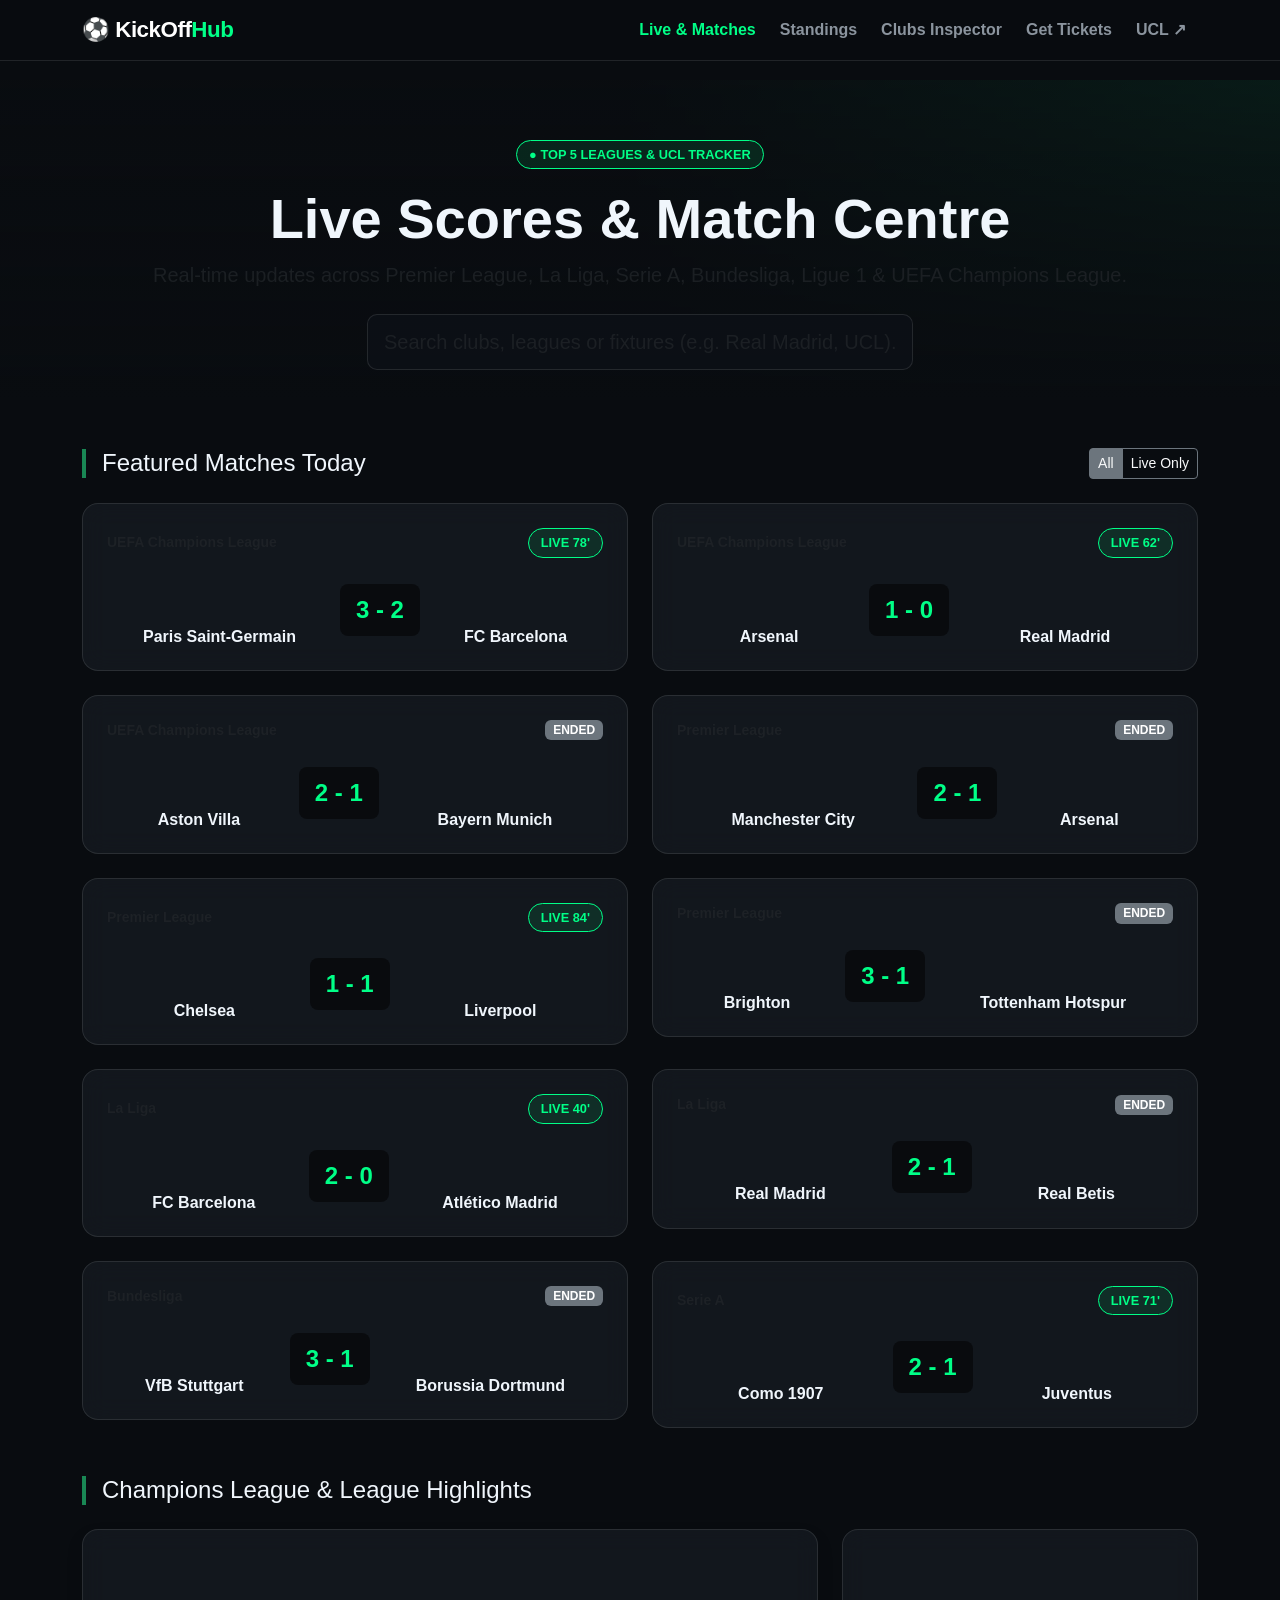
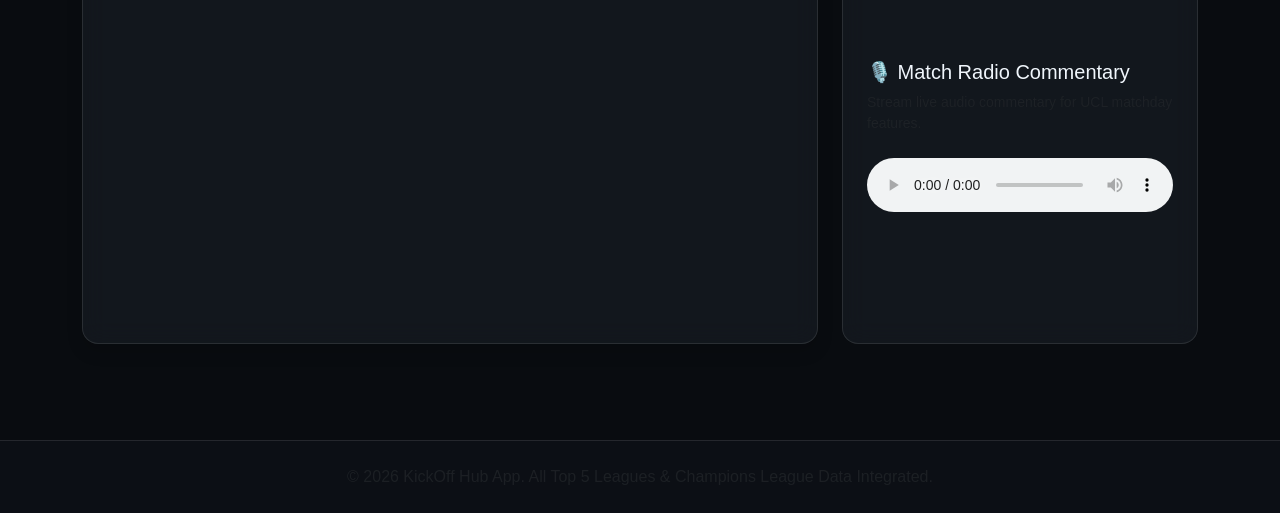
<file: index.html>
<!DOCTYPE html>
<html lang="en">
<head>
  <meta charset="UTF-8">
  <meta name="viewport" content="width=device-width, initial-scale=1.0">
  <title>KickOff Hub - European Football Dashboard</title>
  <link href="https://cdn.jsdelivr.net/npm/bootstrap@5.3.0/dist/css/bootstrap.min.css" rel="stylesheet">
  <link rel="stylesheet" href="style.css">
</head>
<body>

  <header>
    <nav class="navbar navbar-expand-lg navbar-dark fixed-top custom-navbar">
      <div class="container">
        <a class="navbar-brand" href="index.html">⚽ KickOff<span>Hub</span></a>
        <button class="navbar-toggler" type="button" data-bs-toggle="collapse" data-bs-target="#navbarNav">
          <span class="navbar-toggler-icon"></span>
        </button>
        <div class="collapse navbar-collapse" id="navbarNav">
          <ul class="navbar-nav ms-auto">
            <li class="nav-item"><a class="nav-link active" href="index.html">Live & Matches</a></li>
            <li class="nav-item"><a class="nav-link" href="standings.html">Standings</a></li>
            <li class="nav-item"><a class="nav-link" href="teams.html">Clubs Inspector</a></li>
            <li class="nav-item"><a class="nav-link" href="tickets.html">Get Tickets</a></li>
            <li class="nav-item"><a class="nav-link" href="https://www.uefa.com/uefachampionsleague/" target="_blank">UCL ↗</a></li>
          </ul>
        </div>
      </div>
    </nav>
  </header>

  <section class="hero-banner text-center">
    <div class="container">
      <span class="pulse-badge mb-3">● TOP 5 LEAGUES & UCL TRACKER</span>
      <h1 class="display-4 fw-bold">Live Scores & Match Centre</h1>
      <p class="text-muted lead">Real-time updates across Premier League, La Liga, Serie A, Bundesliga, Ligue 1 & UEFA Champions League.</p>
      
      <div class="row justify-content-center mt-4">
        <div class="col-md-6">
          <input type="text" id="searchInput" class="form-control form-control-lg" placeholder="Search clubs, leagues or fixtures (e.g. Real Madrid, UCL)...">
        </div>
      </div>
    </div>
  </section>

  <main class="container my-5">
    <div class="d-flex justify-content-between align-items-center mb-4">
      <h2 class="h4 border-start border-4 border-success ps-3 mb-0">Featured Matches Today</h2>
      <div class="btn-group" role="group">
        <button type="button" class="btn btn-sm btn-outline-secondary text-light active" onclick="filterMatches('ALL')">All</button>
        <button type="button" class="btn btn-sm btn-outline-secondary text-light" onclick="filterMatches('LIVE')">Live Only</button>
      </div>
    </div>

    <!-- Live Matches Grid -->
    <div class="row g-4" id="matches-container">
      <!-- Generated via JS -->
    </div>

    <!-- Match Highlights & Media -->
    <section class="my-5">
      <h2 class="h4 border-start border-4 border-success ps-3 mb-4">Champions League & League Highlights</h2>
      <div class="row g-4">
        <div class="col-lg-8">
          <div class="glass-card p-0 overflow-hidden shadow">
            <div class="ratio ratio-16x9">
              <iframe src="https://www.youtube.com/watch?v=DLOUfAVwuXA" title="Match Highlights" allowfullscreen></iframe>
            </div>
          </div>
        </div>
        <div class="col-lg-4">
          <div class="glass-card h-100 d-flex flex-column justify-content-center">
            <h5>🎙️ Match Radio Commentary</h5>
            <p class="small text-muted mb-4">Stream live audio commentary for UCL matchday features.</p>
            <audio controls class="w-100">
              <source src="https://www.w3schools.com/html/horse.mp3" type="audio/mpeg">
              Your browser does not support audio elements.
            </audio>
          </div>
        </div>
      </div>
    </section>
  </main>

  <footer class="py-4 text-center text-muted">
    <div class="container">
      <p class="mb-0">&copy; 2026 KickOff Hub App. All Top 5 Leagues & Champions League Data Integrated.</p>
    </div>
  </footer>

  <script src="https://code.jquery.com/jquery-3.6.0.min.js"></script>
  <script src="https://cdn.jsdelivr.net/npm/bootstrap@5.3.0/dist/js/bootstrap.bundle.min.js"></script>
  <script src="script.js"></script>
</body>
</html>
</file>
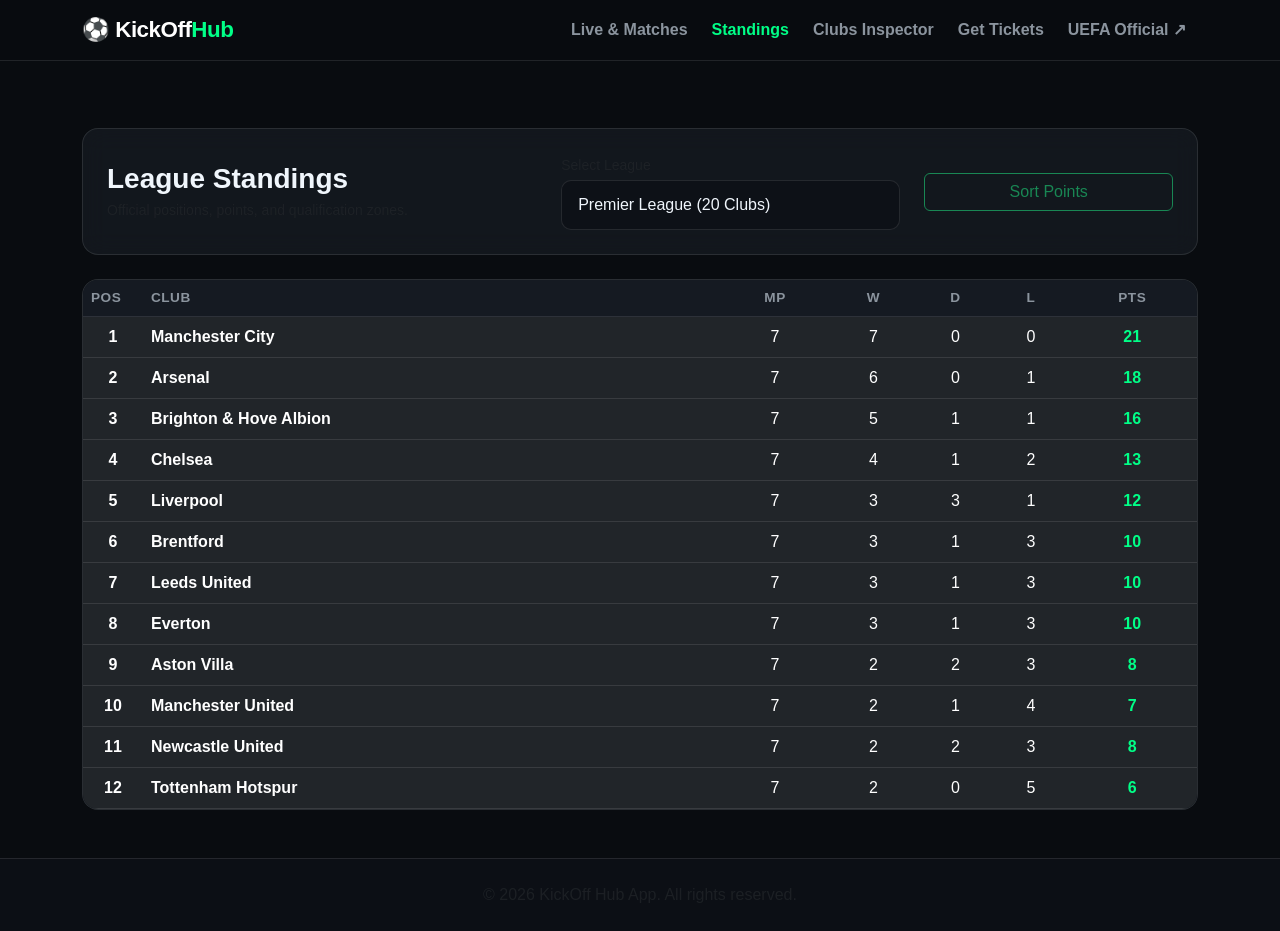
<file: standings.html>
<!DOCTYPE html>
<html lang="en">
<head>
  <meta charset="UTF-8">
  <meta name="viewport" content="width=device-width, initial-scale=1.0">
  <title>League Tables - KickOff Hub</title>
  <link href="https://cdn.jsdelivr.net/npm/bootstrap@5.3.0/dist/css/bootstrap.min.css" rel="stylesheet">
  <link rel="stylesheet" href="style.css">
</head>
<body>

  <header>
    <nav class="navbar navbar-expand-lg navbar-dark fixed-top custom-navbar">
      <div class="container">
        <a class="navbar-brand" href="index.html">⚽ KickOff<span>Hub</span></a>
        <button class="navbar-toggler" type="button" data-bs-toggle="collapse" data-bs-target="#navbarNav">
          <span class="navbar-toggler-icon"></span>
        </button>
        <div class="collapse navbar-collapse" id="navbarNav">
          <ul class="navbar-nav ms-auto">
            <li class="nav-item"><a class="nav-link" href="index.html">Live & Matches</a></li>
            <li class="nav-item"><a class="nav-link active" href="standings.html">Standings</a></li>
            <li class="nav-item"><a class="nav-link" href="teams.html">Clubs Inspector</a></li>
            <li class="nav-item"><a class="nav-link" href="tickets.html">Get Tickets</a></li>
            <li class="nav-item"><a class="nav-link" href="https://www.uefa.com" target="_blank">UEFA Official ↗</a></li>
          </ul>
        </div>
      </div>
    </nav>
  </header>

  <main class="container my-5">
    <div class="glass-card mb-4">
      <div class="row align-items-center">
        <div class="col-md-5 mb-3 mb-md-0">
          <h1 class="h3 fw-bold mb-1">League Standings</h1>
          <p class="text-muted small mb-0">Official positions, points, and qualification zones.</p>
        </div>
        <div class="col-md-4 mb-3 mb-md-0">
          <label class="form-label text-muted small mb-1">Select League</label>
          <select id="leagueSelect" class="form-select">
            <option value="Premier League">Premier League (20 Clubs)</option>
            <option value="La Liga">La Liga (20 Clubs)</option>
            <option value="Serie A">Serie A (20 Clubs)</option>
            <option value="Bundesliga">Bundesliga (18 Clubs)</option>
            <option value="Ligue 1">Ligue 1 (18 Clubs)</option>
            <option value="UEFA Champions League">UEFA Champions League (36 Clubs)</option>
          </select>
        </div>
        <div class="col-md-3 text-md-end pt-3 pt-md-0">
          <button id="sortPointsBtn" class="btn btn-outline-success w-100">Sort Points</button>
        </div>
      </div>
    </div>

    <!-- League Standings Table -->
    <div class="table-responsive glass-card p-0 overflow-hidden">
      <table class="table table-dark table-hover custom-table align-middle mb-0">
        <thead>
          <tr>
            <th scope="col" style="width: 60px;">Pos</th>
            <th scope="col">Club</th>
            <th scope="col" class="text-center">MP</th>
            <th scope="col" class="text-center">W</th>
            <th scope="col" class="text-center">D</th>
            <th scope="col" class="text-center">L</th>
            <th scope="col" class="text-center">PTS</th>
          </tr>
        </thead>
        <tbody id="standings-body">
          <!-- Javascript renders rows dynamically -->
        </tbody>
      </table>
    </div>
  </main>

  <footer class="py-4 text-center text-muted">
    <div class="container">
      <p class="mb-0">&copy; 2026 KickOff Hub App. All rights reserved.</p>
    </div>
  </footer>

  <script src="https://code.jquery.com/jquery-3.6.0.min.js"></script>
  <script src="https://cdn.jsdelivr.net/npm/bootstrap@5.3.0/dist/js/bootstrap.bundle.min.js"></script>
  <script src="script.js"></script>
</body>
</html>
</file>
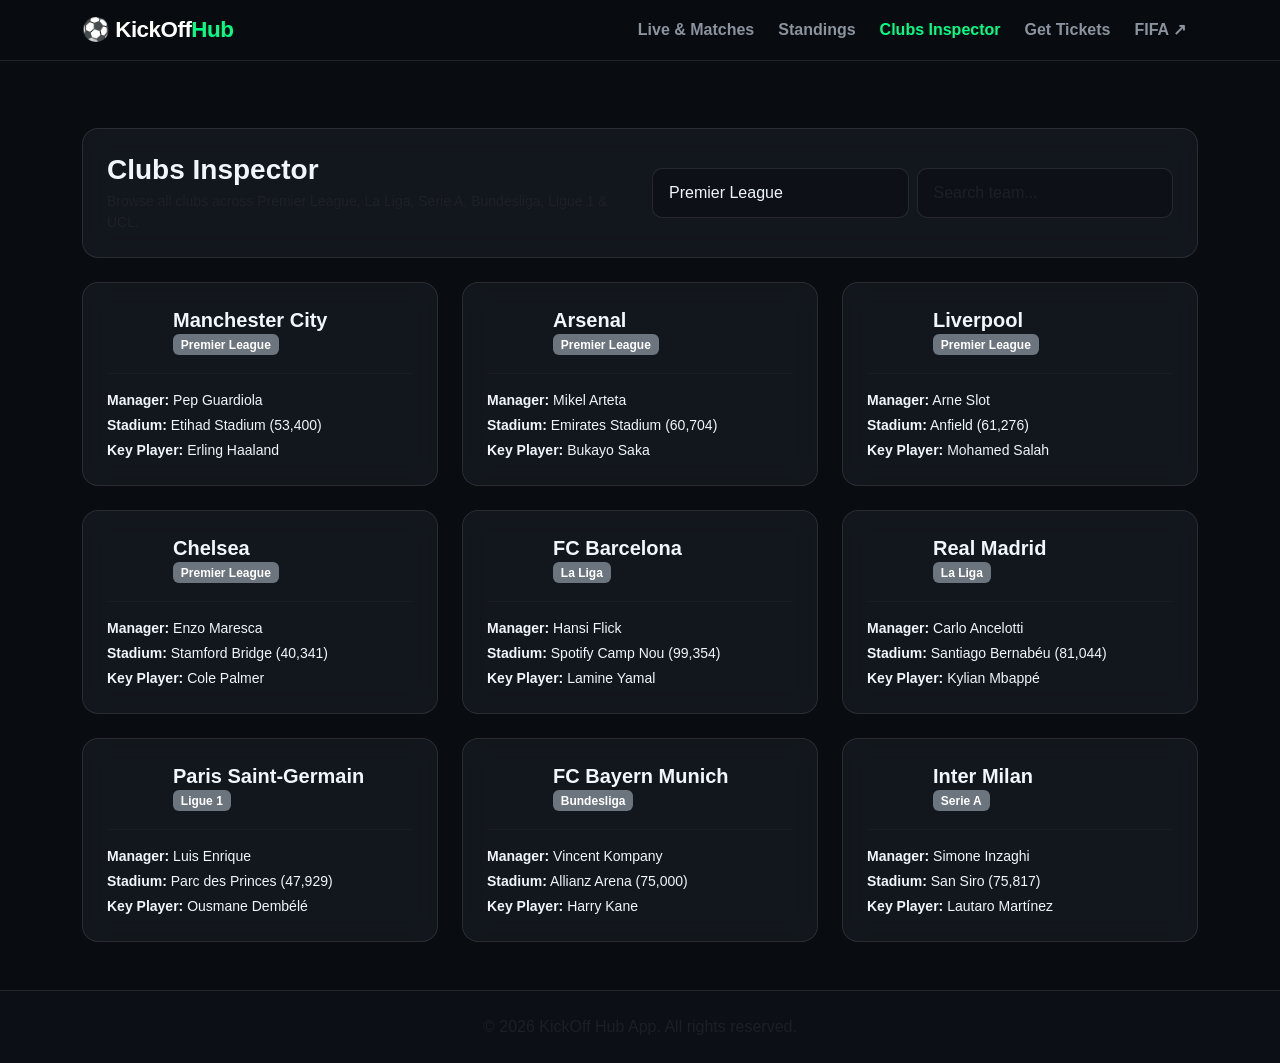
<file: teams.html>
<!DOCTYPE html>
<html lang="en">
<head>
  <meta charset="UTF-8">
  <meta name="viewport" content="width=device-width, initial-scale=1.0">
  <title>Club Directory - KickOff Hub</title>
  <link href="https://cdn.jsdelivr.net/npm/bootstrap@5.3.0/dist/css/bootstrap.min.css" rel="stylesheet">
  <link rel="stylesheet" href="style.css">
</head>
<body>

  <header>
    <nav class="navbar navbar-expand-lg navbar-dark fixed-top custom-navbar">
      <div class="container">
        <a class="navbar-brand" href="index.html">⚽ KickOff<span>Hub</span></a>
        <button class="navbar-toggler" type="button" data-bs-toggle="collapse" data-bs-target="#navbarNav">
          <span class="navbar-toggler-icon"></span>
        </button>
        <div class="collapse navbar-collapse" id="navbarNav">
          <ul class="navbar-nav ms-auto">
            <li class="nav-item"><a class="nav-link" href="index.html">Live & Matches</a></li>
            <li class="nav-item"><a class="nav-link" href="standings.html">Standings</a></li>
            <li class="nav-item"><a class="nav-link active" href="teams.html">Clubs Inspector</a></li>
            <li class="nav-item"><a class="nav-link" href="tickets.html">Get Tickets</a></li>
            <li class="nav-item"><a class="nav-link" href="https://www.fifa.com" target="_blank">FIFA ↗</a></li>
          </ul>
        </div>
      </div>
    </nav>
  </header>

  <main class="container my-5">
    <div class="glass-card mb-4">
      <div class="row align-items-center">
        <div class="col-md-6 mb-3 mb-md-0">
          <h1 class="h3 fw-bold mb-1">Clubs Inspector</h1>
          <p class="text-muted small mb-0">Browse all clubs across Premier League, La Liga, Serie A, Bundesliga, Ligue 1 & UCL.</p>
        </div>
        <div class="col-md-6">
          <div class="row g-2">
            <div class="col-6">
              <select id="teamLeagueFilter" class="form-select">
                <option value="Premier League">Premier League</option>
                <option value="La Liga">La Liga</option>
                <option value="Serie A">Serie A</option>
                <option value="Bundesliga">Bundesliga</option>
                <option value="Ligue 1">Ligue 1</option>
                <option value="UEFA Champions League">UCL</option>
              </select>
            </div>
            <div class="col-6">
              <input type="text" id="teamSearch" class="form-control" placeholder="Search team...">
            </div>
          </div>
        </div>
      </div>
    </div>

    <!-- Teams Cards Grid -->
    <div class="row g-4" id="teams-grid">
      <!-- JavaScript renders team cards dynamically -->
    </div>
  </main>

  <footer class="py-4 text-center text-muted">
    <div class="container">
      <p class="mb-0">&copy; 2026 KickOff Hub App. All rights reserved.</p>
    </div>
  </footer>

  <script src="https://code.jquery.com/jquery-3.6.0.min.js"></script>
  <script src="https://cdn.jsdelivr.net/npm/bootstrap@5.3.0/dist/js/bootstrap.bundle.min.js"></script>
  <script src="script.js"></script>
</body>
</html>
</file>
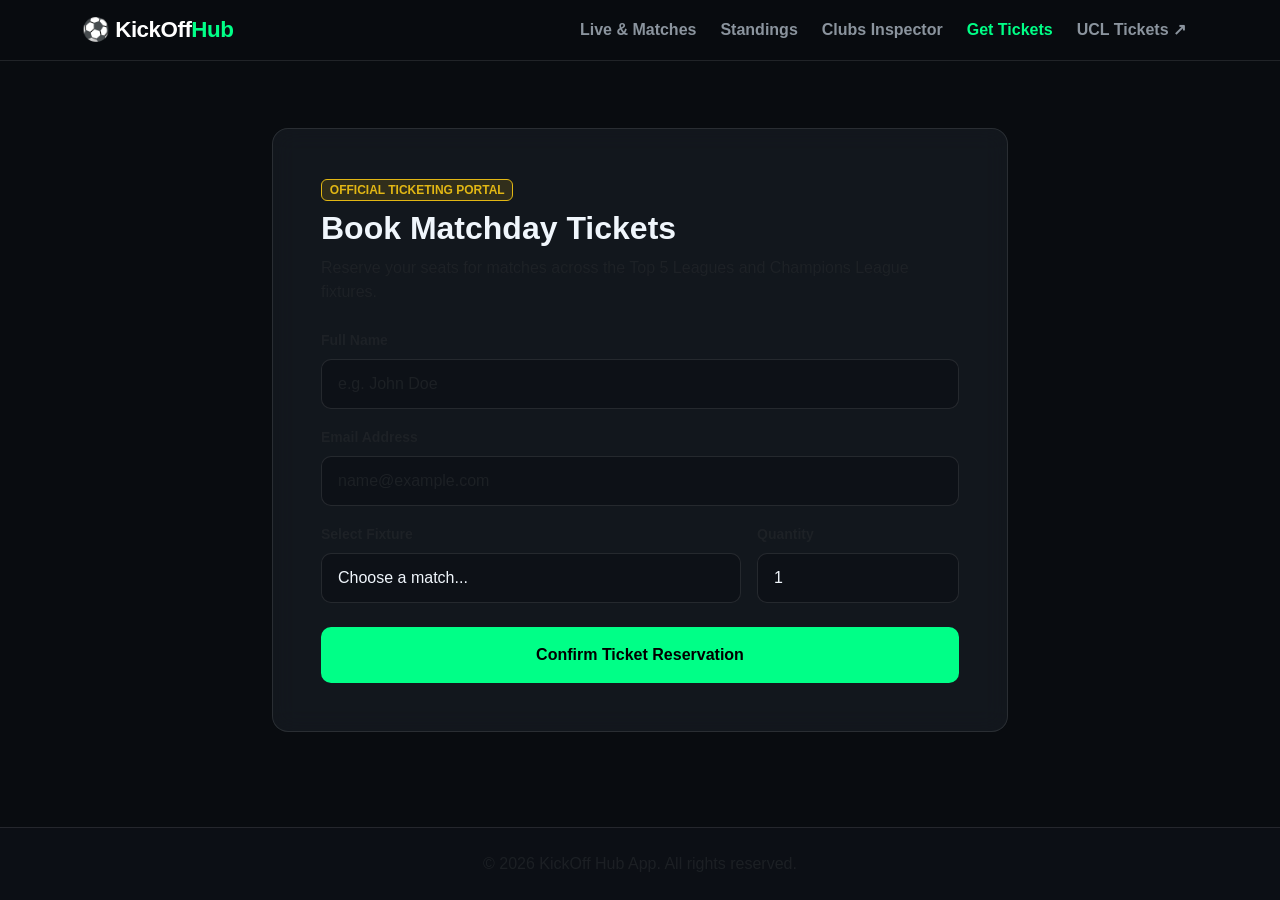
<file: tickets.html>
<!DOCTYPE html>
<html lang="en">
<head>
  <meta charset="UTF-8">
  <meta name="viewport" content="width=device-width, initial-scale=1.0">
  <title>Tickets Portal - KickOff Hub</title>
  <link href="https://cdn.jsdelivr.net/npm/bootstrap@5.3.0/dist/css/bootstrap.min.css" rel="stylesheet">
  <link rel="stylesheet" href="style.css">
</head>
<body>

  <header>
    <nav class="navbar navbar-expand-lg navbar-dark fixed-top custom-navbar">
      <div class="container">
        <a class="navbar-brand" href="index.html">⚽ KickOff<span>Hub</span></a>
        <button class="navbar-toggler" type="button" data-bs-toggle="collapse" data-bs-target="#navbarNav">
          <span class="navbar-toggler-icon"></span>
        </button>
        <div class="collapse navbar-collapse" id="navbarNav">
          <ul class="navbar-nav ms-auto">
            <li class="nav-item"><a class="nav-link" href="index.html">Live & Matches</a></li>
            <li class="nav-item"><a class="nav-link" href="standings.html">Standings</a></li>
            <li class="nav-item"><a class="nav-link" href="teams.html">Clubs Inspector</a></li>
            <li class="nav-item"><a class="nav-link active" href="tickets.html">Get Tickets</a></li>
            <li class="nav-item"><a class="nav-link" href="https://www.uefa.com/uefachampionsleague/ticketing/" target="_blank">UCL Tickets ↗</a></li>
          </ul>
        </div>
      </div>
    </nav>
  </header>

  <main class="container my-5">
    <div class="row justify-content-center">
      <div class="col-lg-8">
        <div class="glass-card p-4 p-md-5">
          <span class="badge badge-ucl mb-2">OFFICIAL TICKETING PORTAL</span>
          <h1 class="fw-bold h2 mb-2">Book Matchday Tickets</h1>
          <p class="text-muted mb-4">Reserve your seats for matches across the Top 5 Leagues and Champions League fixtures.</p>

          <form id="ticketForm" novalidate>
            <div class="mb-3">
              <label for="fullName" class="form-label text-muted small fw-bold">Full Name</label>
              <input type="text" class="form-control" id="fullName" placeholder="e.g. John Doe" required>
            </div>

            <div class="mb-3">
              <label for="email" class="form-label text-muted small fw-bold">Email Address</label>
              <input type="email" class="form-control" id="email" placeholder="name@example.com" required>
            </div>

            <div class="row g-3">
              <div class="col-md-8">
                <label for="matchSelect" class="form-label text-muted small fw-bold">Select Fixture</label>
                <select class="form-select" id="matchSelect" required>
                  <option value="" selected disabled>Choose a match...</option>
                  <option value="Manchester City vs Real Madrid (UCL)">Manchester City vs Real Madrid [UCL] ($75)</option>
                  <option value="Arsenal vs Chelsea (Premier League)">Arsenal vs Chelsea [Premier League] ($55)</option>
                  <option value="Real Madrid vs Barcelona (La Liga)">Real Madrid vs Barcelona [La Liga] ($65)</option>
                  <option value="AC Milan vs Inter Milan (Serie A)">AC Milan vs Inter Milan [Serie A] ($45)</option>
                  <option value="Bayern Munich vs Dortmund (Bundesliga)">Bayern Munich vs Dortmund [Bundesliga] ($50)</option>
                  <option value="PSG vs Marseille (Ligue 1)">PSG vs Marseille [Ligue 1] ($45)</option>
                </select>
              </div>

              <div class="col-md-4">
                <label for="quantity" class="form-label text-muted small fw-bold">Quantity</label>
                <input type="number" class="form-control" id="quantity" min="1" max="10" value="1" required>
              </div>
            </div>

            <button type="submit" class="btn btn-accent w-100 py-3 mt-4">Confirm Ticket Reservation</button>
          </form>

          <!-- Interactive Alert Feedback -->
          <div id="formAlert" class="d-none mt-4"></div>
        </div>
      </div>
    </div>
  </main>

  <footer class="py-4 text-center text-muted">
    <div class="container">
      <p class="mb-0">&copy; 2026 KickOff Hub App. All rights reserved.</p>
    </div>
  </footer>

  <script src="https://code.jquery.com/jquery-3.6.0.min.js"></script>
  <script src="https://cdn.jsdelivr.net/npm/bootstrap@5.3.0/dist/js/bootstrap.bundle.min.js"></script>
  <script src="script.js"></script>
</body>
</html>
</file>
<file: style.css>
/* ==========================================================================
   KickOff Hub - Modern UI/UX Global Stylesheet
   ========================================================================== */
:root {
  --bg-dark: #090c10;
  --bg-card: rgba(22, 27, 34, 0.75);
  --border-color: rgba(255, 255, 255, 0.1);
  --accent-green: #00ff87;
  --accent-cyan: #0284c7;
  --text-main: #f0f6fc;
  --text-muted: #8b949e;
  --gold-ucl: #e2b714;
}

body {
  background-color: var(--bg-dark);
  color: var(--text-main);
  font-family: -apple-system, BlinkMacSystemFont, "Segoe UI", Roboto, sans-serif;
  padding-top: 80px;
  min-height: 100vh;
  display: flex;
  flex-direction: column;
}

main {
  flex: 1;
}

/* Glassmorphism Navigation */
.custom-navbar {
  background: rgba(9, 12, 16, 0.85);
  backdrop-filter: blur(16px);
  -webkit-backdrop-filter: blur(16px);
  border-bottom: 1px solid var(--border-color);
}

.navbar-brand {
  font-weight: 800;
  font-size: 1.4rem;
  letter-spacing: -0.5px;
}

.navbar-brand span {
  color: var(--accent-green);
}

.nav-link {
  color: var(--text-muted) !important;
  font-weight: 600;
  margin: 0 4px;
  transition: all 0.2s ease;
}

.nav-link:hover, .nav-link.active {
  color: var(--accent-green) !important;
}

/* Glass Cards */
.glass-card {
  background: var(--bg-card);
  backdrop-filter: blur(12px);
  border: 1px solid var(--border-color);
  border-radius: 16px;
  padding: 24px;
  transition: transform 0.25s ease, border-color 0.25s ease, box-shadow 0.25s ease;
}

.glass-card:hover {
  border-color: rgba(0, 255, 135, 0.3);
  box-shadow: 0 8px 32px rgba(0, 255, 135, 0.08);
}

/* Hero Section */
.hero-banner {
  background: linear-gradient(180deg, rgba(9, 12, 16, 0.6) 0%, var(--bg-dark) 100%),
              radial-gradient(circle at top right, rgba(0, 255, 135, 0.15), transparent 50%);
  padding: 60px 0 30px;
}

.pulse-badge {
  display: inline-flex;
  align-items: center;
  gap: 6px;
  padding: 4px 12px;
  background: rgba(0, 255, 135, 0.1);
  border: 1px solid var(--accent-green);
  color: var(--accent-green);
  border-radius: 20px;
  font-size: 0.8rem;
  font-weight: 700;
  animation: pulseGlow 2s infinite;
}

@keyframes pulseGlow {
  0% { box-shadow: 0 0 0 0 rgba(0, 255, 135, 0.4); }
  70% { box-shadow: 0 0 0 10px rgba(0, 255, 135, 0); }
  100% { box-shadow: 0 0 0 0 rgba(0, 255, 135, 0); }
}

/* Buttons & Inputs */
.form-control, .form-select {
  background: rgba(13, 17, 23, 0.8);
  border: 1px solid var(--border-color);
  color: var(--text-main);
  border-radius: 10px;
  padding: 12px 16px;
}

.form-control:focus, .form-select:focus {
  background: rgba(13, 17, 23, 1);
  border-color: var(--accent-green);
  color: var(--text-main);
  box-shadow: 0 0 0 0.25rem rgba(0, 255, 135, 0.2);
}

.btn-accent {
  background: var(--accent-green);
  color: #000;
  font-weight: 700;
  border-radius: 10px;
  border: none;
  padding: 12px 24px;
  transition: all 0.2s ease;
}

.btn-accent:hover {
  background: #00e076;
  transform: translateY(-2px);
  box-shadow: 0 4px 16px rgba(0, 255, 135, 0.3);
}

/* Custom Table */
.custom-table {
  background: var(--bg-card);
  color: var(--text-main);
  border-radius: 12px;
  overflow: hidden;
}

.custom-table th {
  background: rgba(22, 27, 34, 0.95);
  color: var(--text-muted);
  font-size: 0.85rem;
  text-transform: uppercase;
  letter-spacing: 0.5px;
  border-bottom: 1px solid var(--border-color);
}

.custom-table td {
  border-color: var(--border-color);
  vertical-align: middle;
}

/* League Badges */
.badge-ucl {
  background: rgba(226, 183, 20, 0.15);
  color: var(--gold-ucl);
  border: 1px solid var(--gold-ucl);
}

footer {
  border-top: 1px solid var(--border-color);
  background: rgba(13, 17, 23, 0.8);
}
</file>
